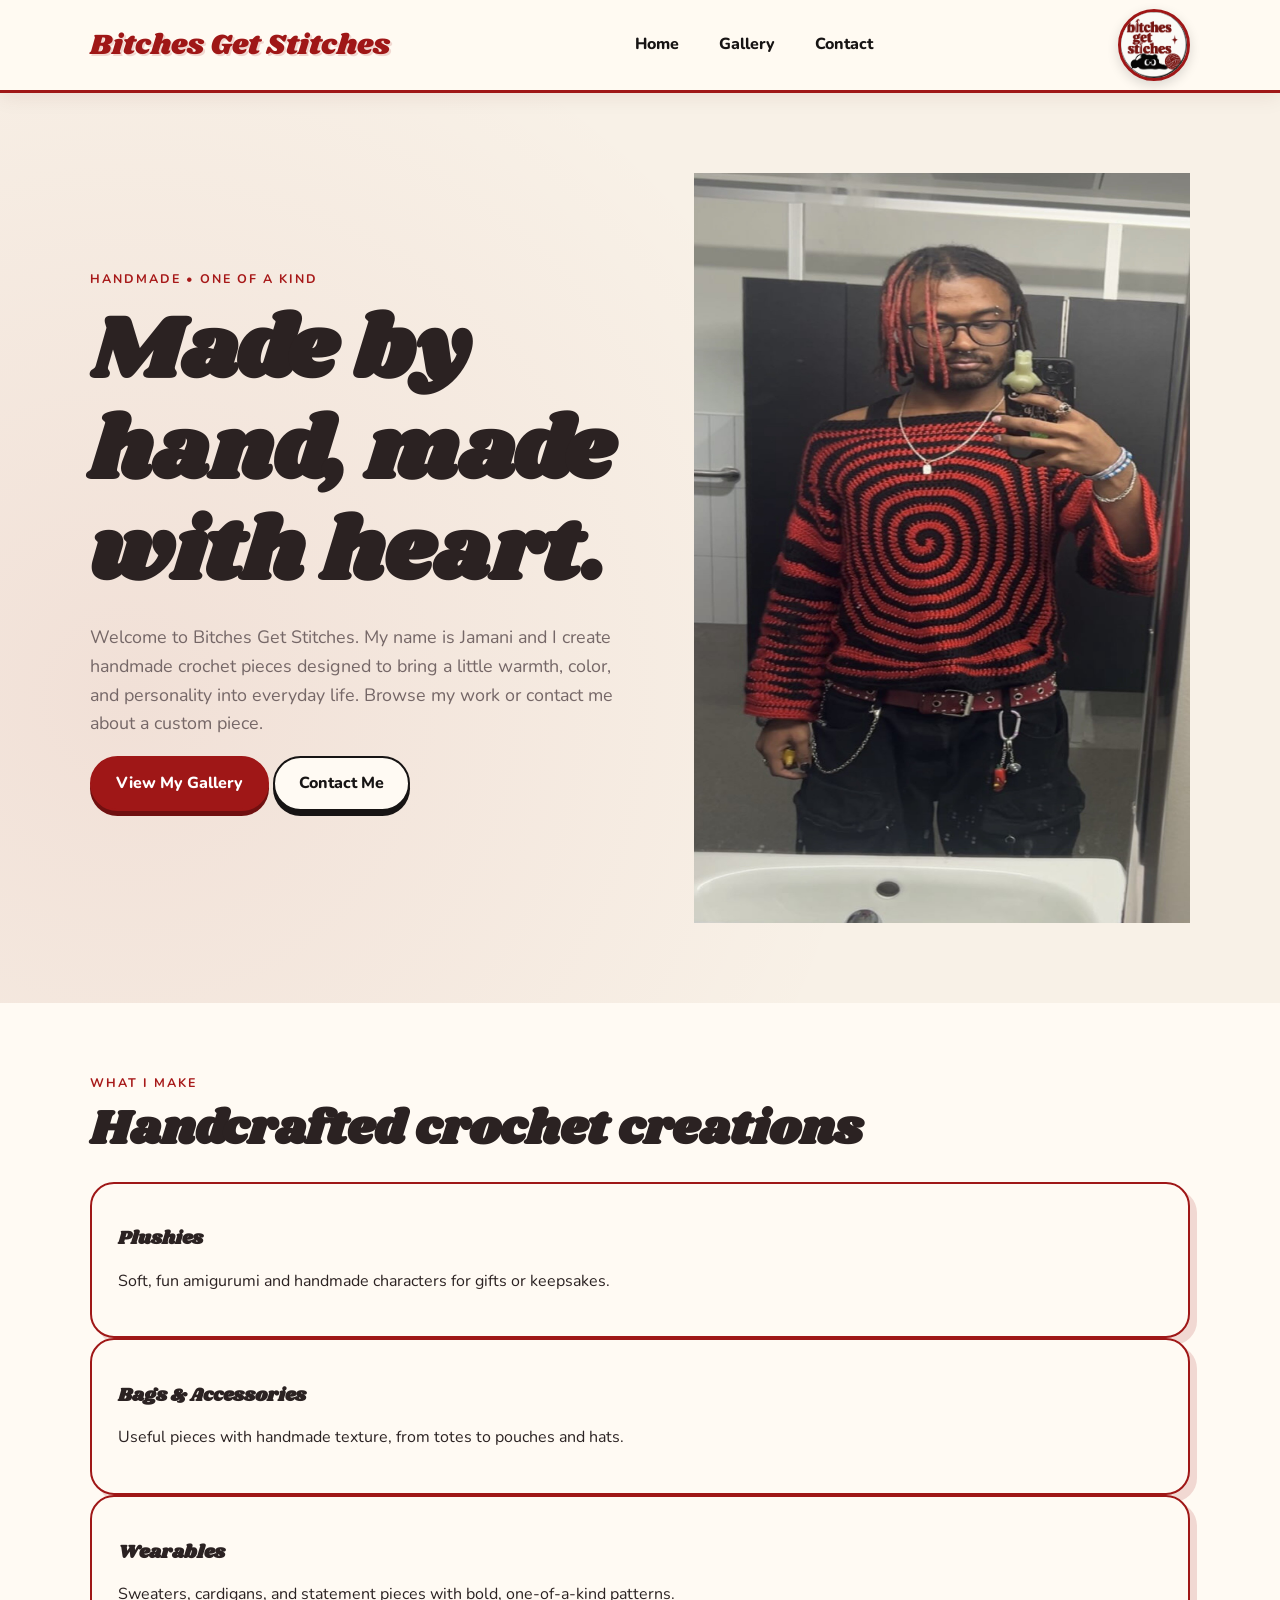
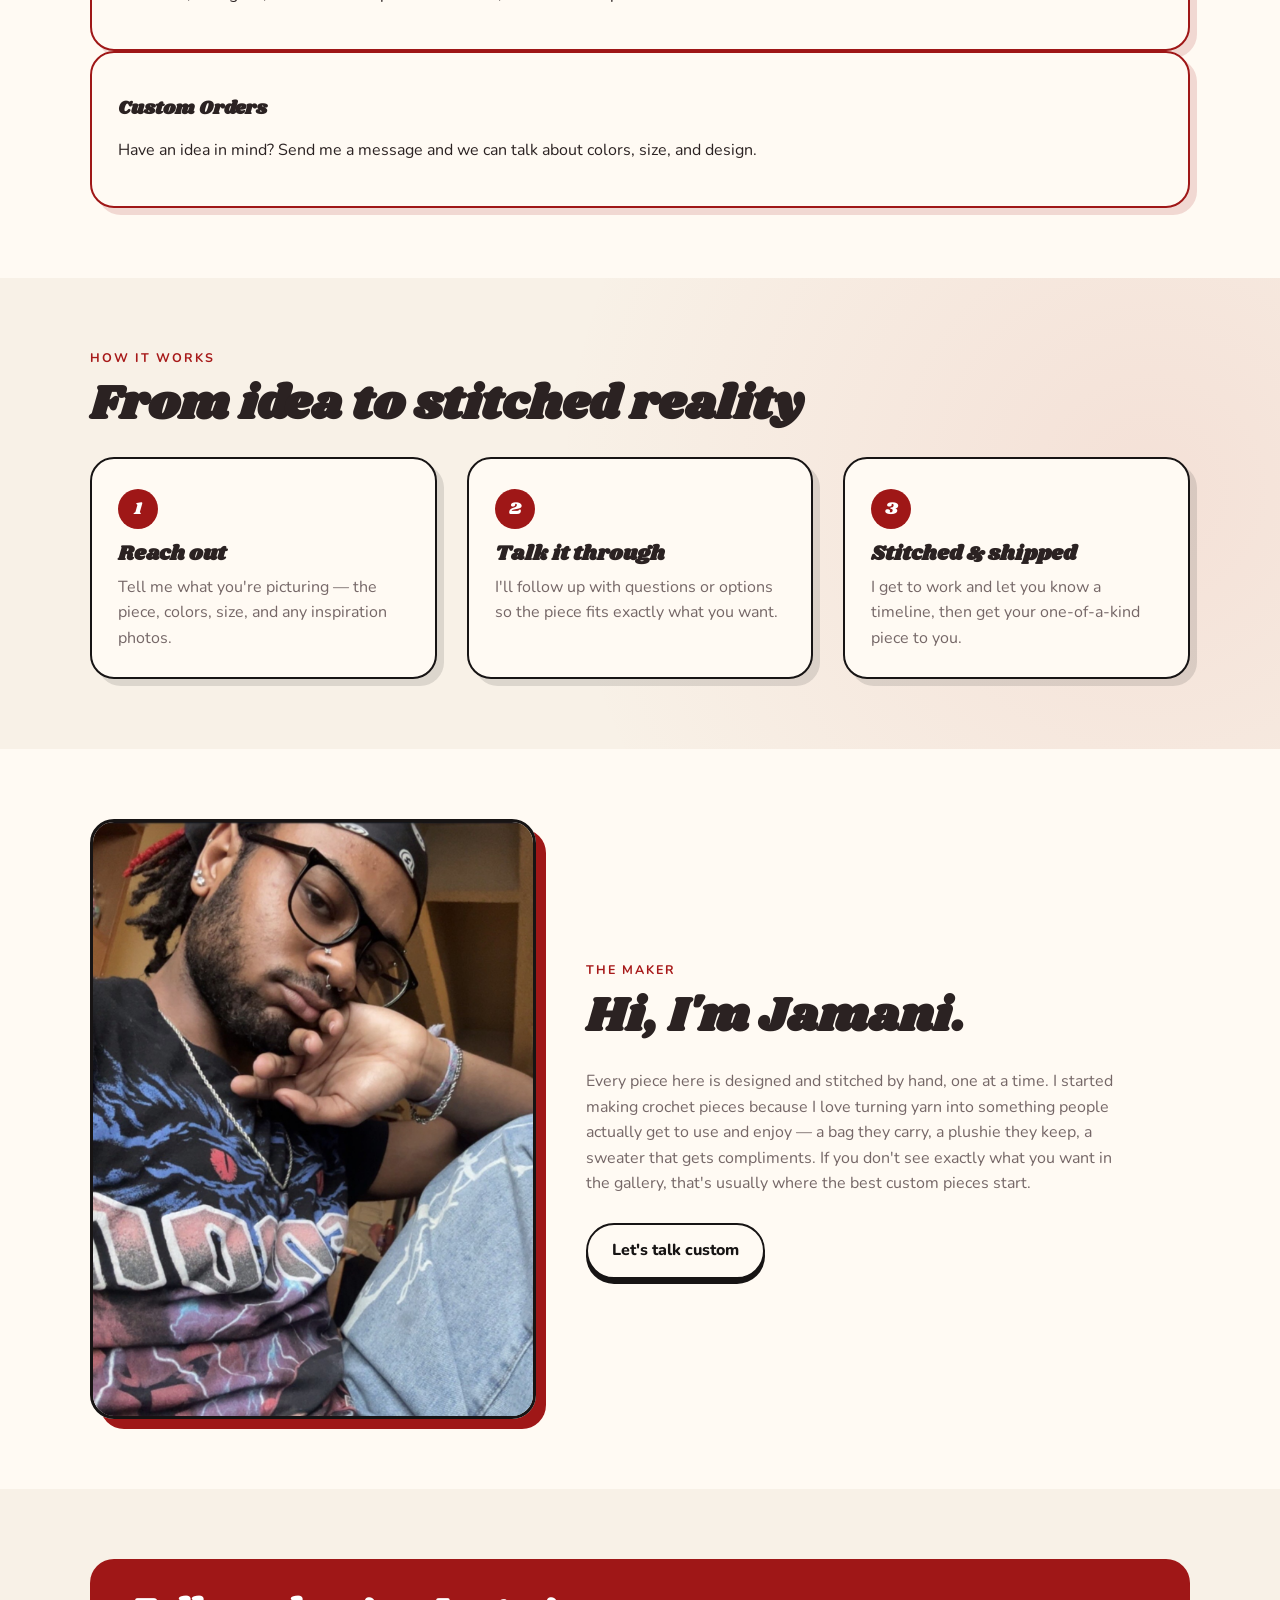
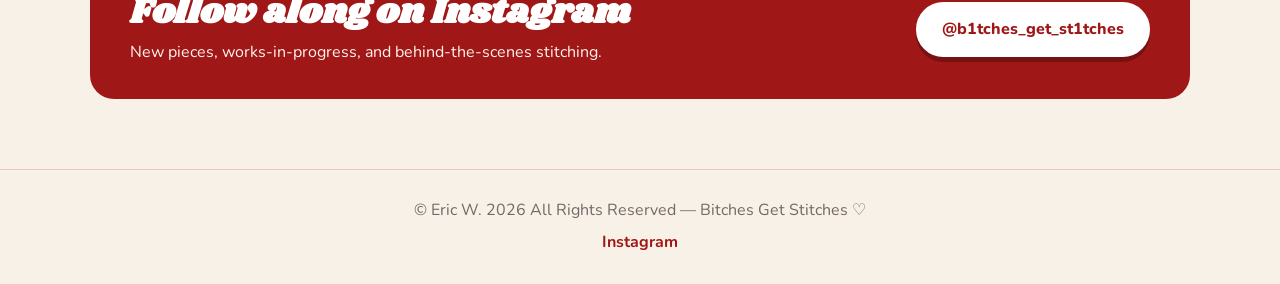
<file: index.html>
<!doctype html>
<html lang="en">
<head>
<meta charset="utf-8">
<meta name="viewport" content="width=device-width,initial-scale=1">
<title>Bitches Get Stitches | Handmade Crochet by Jamani</title>
<meta name="description" content="Handmade crochet plushies, bags, wearables, and custom pieces by Jamani. Browse the gallery or reach out about a custom order.">
<link rel="icon" href="image/log.jpeg">
<link rel="apple-touch-icon" href="image/log.jpeg">
<meta property="og:title" content="Bitches Get Stitches | Handmade Crochet">
<meta property="og:description" content="Handmade crochet plushies, bags, wearables, and custom pieces by Jamani.">
<meta property="og:image" content="image/log.jpeg">
<meta property="og:type" content="website">
<link rel="preconnect" href="https://fonts.googleapis.com">
<link rel="preconnect" href="https://fonts.gstatic.com" crossorigin>
<link href="https://fonts.googleapis.com/css2?family=Nunito:wght@400;600;700;800&family=Shrikhand&display=swap" rel="stylesheet">
<link rel="stylesheet" href="Stylesheet/styles.css">
<script type="application/ld+json">
{
  "@context": "https://schema.org",
  "@type": "LocalBusiness",
  "name": "Bitches Get Stitches",
  "description": "Handmade crochet plushies, bags, wearables, and custom pieces.",
  "image": "image/log.jpeg",
  "founder": { "@type": "Person", "name": "Jamani" },
  "sameAs": ["https://www.instagram.com/b1tches_get_stitches.pdx?obrf=MThtNDVwaHFsaWZueg%3D%3D"]
}
</script>
</head>
<body>
<header><div class="container nav">
<a class="brand" href="index.html">Bitches Get Stitches</a>
<nav><a href="index.html">Home</a><a href="gallery.html">Gallery</a><a href="contact.html">Contact</a></nav>
<img src="image/log.jpeg" alt="Bitches Get Stitches logo" class="header-logo" width="72" height="72">
</div></header>

<main>

<section class="hero"><div class="container hero-grid">
<div>
<div class="eyebrow">Handmade • One of a kind</div>
<h1>Made by hand, made with heart.</h1>
<p class="lead">Welcome to Bitches Get Stitches. My name is Jamani and I create handmade crochet pieces designed to bring a little warmth, color, and personality into everyday life. Browse my work or contact me about a custom piece.</p>
<p><a class="btn" href="gallery.html">View My Gallery</a> <a class="btn secondary" href="contact.html">Contact Me</a></p>
</div>
<img src="image/maniheroimage.jpeg" alt="Red and black spiral crochet sweater, modeled" class="hero-photo" width="600" height="750" loading="eager">
</div></section>

<section class="section alt"><div class="container">
<div class="eyebrow">What I make</div>
<h2>Handcrafted crochet creations</h2>
<div class="cards">
<div class="card"><h3>Plushies</h3><p>Soft, fun amigurumi and handmade characters for gifts or keepsakes.</p></div>
<div class="card"><h3>Bags & Accessories</h3><p>Useful pieces with handmade texture, from totes to pouches and hats.</p></div>
<div class="card"><h3>Wearables</h3><p>Sweaters, cardigans, and statement pieces with bold, one-of-a-kind patterns.</p></div>
<div class="card"><h3>Custom Orders</h3><p>Have an idea in mind? Send me a message and we can talk about colors, size, and design.</p></div>
</div>
</div></section>

<section class="section"><div class="container">
<div class="eyebrow">How it works</div>
<h2>From idea to stitched reality</h2>
<div class="process">
<div class="process-step"><h3>Reach out</h3><p>Tell me what you're picturing — the piece, colors, size, and any inspiration photos.</p></div>
<div class="process-step"><h3>Talk it through</h3><p>I'll follow up with questions or options so the piece fits exactly what you want.</p></div>
<div class="process-step"><h3>Stitched & shipped</h3><p>I get to work and let you know a timeline, then get your one-of-a-kind piece to you.</p></div>
</div>
</div></section>

<section class="section alt"><div class="container maker">
<img src="image/mani.jpeg" alt="Jamani, the maker behind Bitches Get Stitches" class="maker-photo" width="480" height="600" loading="lazy">
<div>
<div class="eyebrow">The maker</div>
<h2>Hi, I'm Jamani.</h2>
<p>Every piece here is designed and stitched by hand, one at a time. I started making crochet pieces because I love turning yarn into something people actually get to use and enjoy — a bag they carry, a plushie they keep, a sweater that gets compliments. If you don't see exactly what you want in the gallery, that's usually where the best custom pieces start.</p>
<a class="btn secondary" href="contact.html">Let's talk custom</a>
</div>
</div></section>

<section class="section"><div class="container insta-strip">
<div>
<h2>Follow along on Instagram</h2>
<p>New pieces, works-in-progress, and behind-the-scenes stitching.</p>
</div>
<a class="btn secondary" href="https://www.instagram.com/b1tches_get_stitches.pdx?obrf=MThtNDVwaHFsaWZueg%3D%3D" target="_blank" rel="noopener noreferrer">@b1tches_get_st1tches</a>
</div></section>

</main>
<footer><div class="container">
© Eric W. 2026 All Rights Reserved — Bitches Get Stitches ♡
<div class="footer-links"><a href="https://www.instagram.com/b1tches_get_stitches.pdx?obrf=MThtNDVwaHFsaWZueg%3D%3D" target="_blank" rel="noopener noreferrer">Instagram</a></div>
</div></footer>
</body>
</html>
</file>
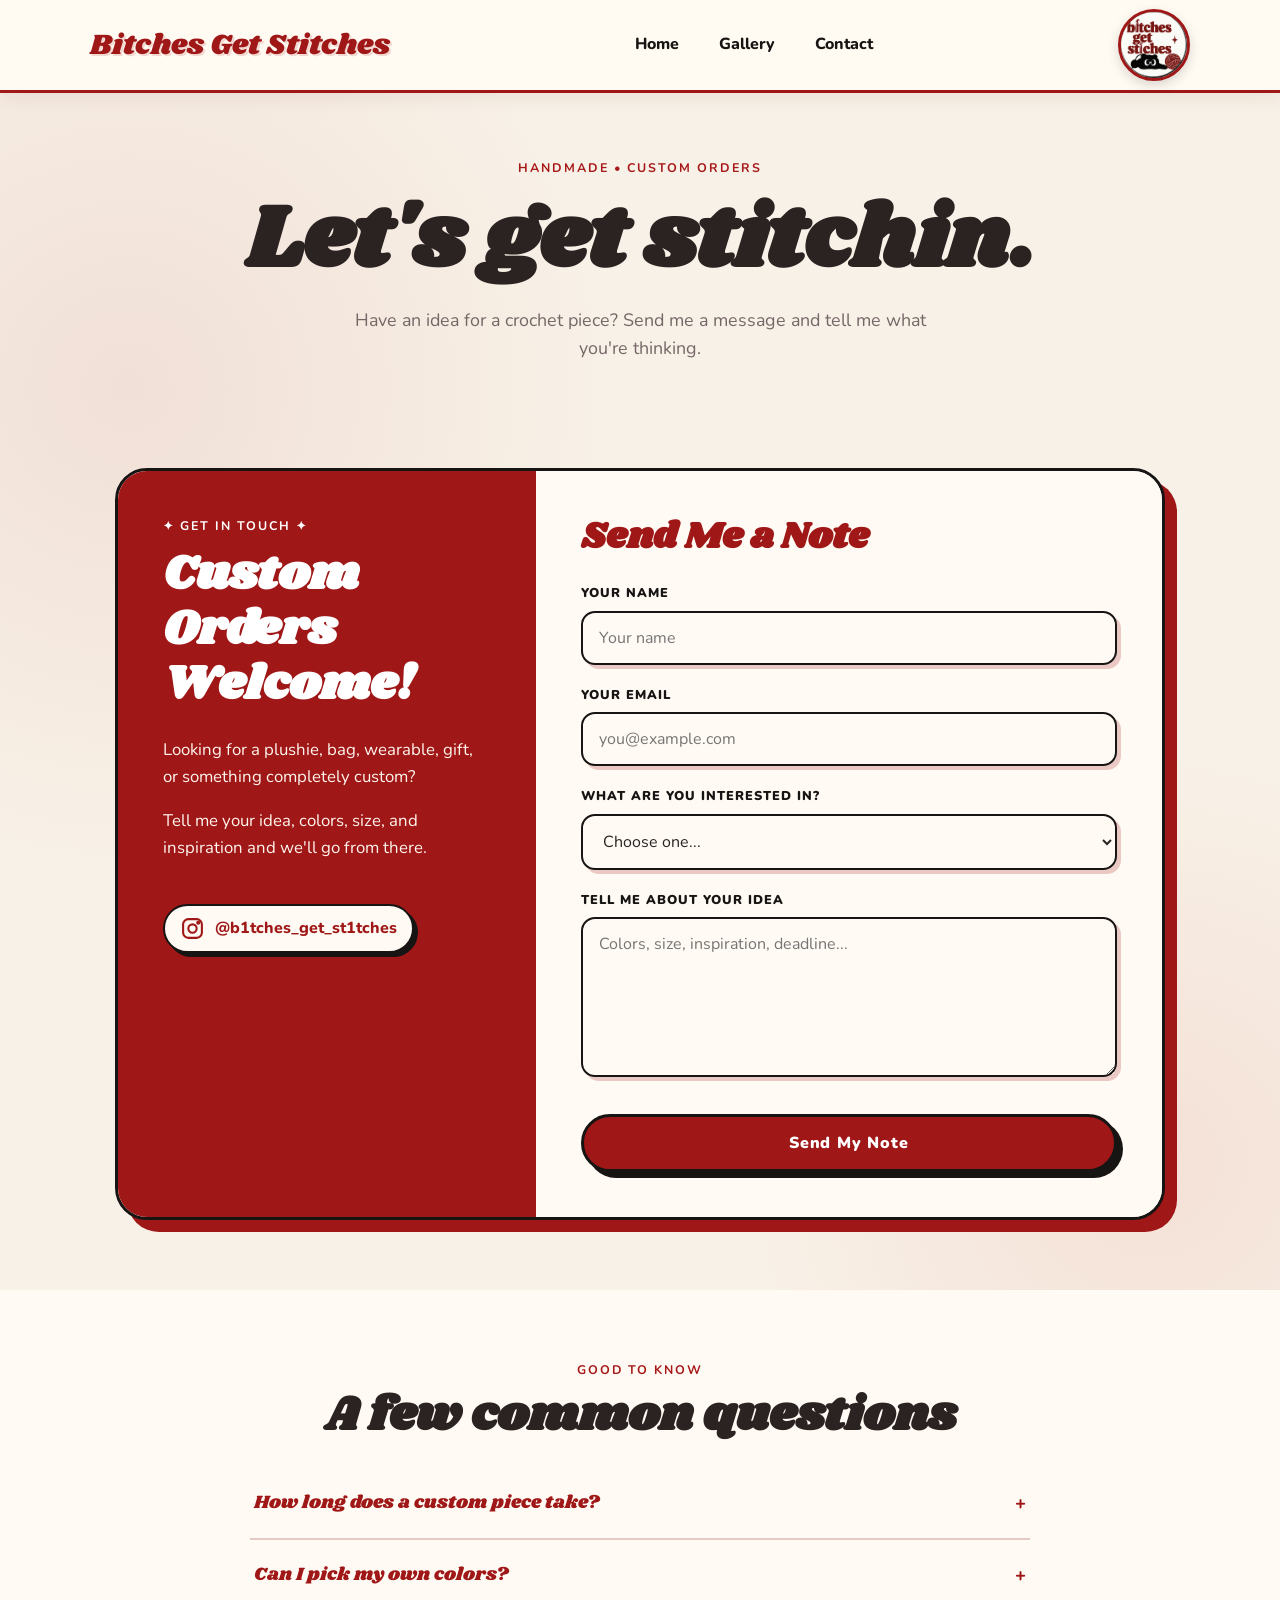
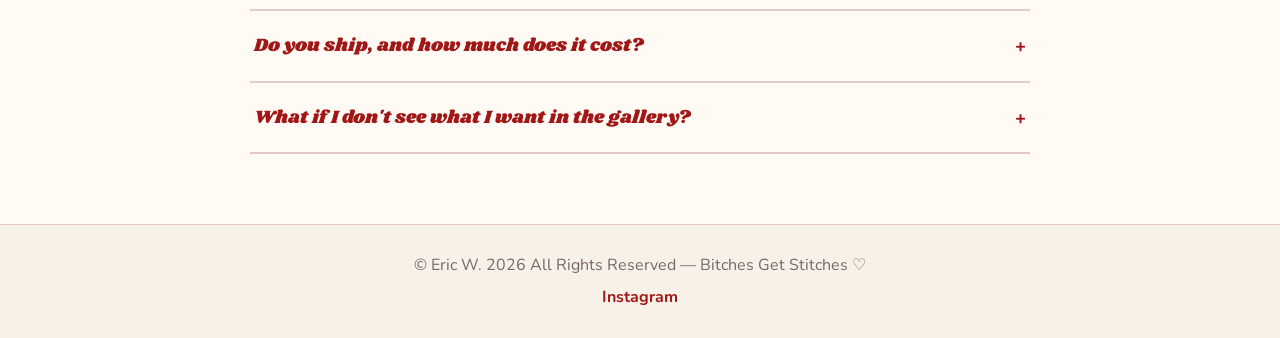
<file: contact.html>
<!doctype html>
<html lang="en">
<head>
<meta charset="utf-8">
<meta name="viewport" content="width=device-width, initial-scale=1">
<title>Contact | Bitches Get Stitches</title>
<meta name="description" content="Get in touch about a custom crochet order — plushies, bags, wearables, and more.">
<link rel="icon" href="image/log.jpeg">
<link rel="apple-touch-icon" href="image/log.jpeg">
<link rel="preconnect" href="https://fonts.googleapis.com">
<link rel="preconnect" href="https://fonts.gstatic.com" crossorigin>
<link href="https://fonts.googleapis.com/css2?family=Nunito:wght@400;600;700;800&family=Shrikhand&display=swap" rel="stylesheet">
<link rel="stylesheet" href="Stylesheet/styles.css">
</head>
<body>
  <header>
    <div class="container nav">
      <a class="brand" href="index.html">Bitches Get Stitches</a>
      <nav>
        <a href="index.html">Home</a>
        <a href="gallery.html">Gallery</a>
        <a href="contact.html">Contact</a>
      </nav>
      <img src="image/log.jpeg" alt="Bitches Get Stitches logo" class="header-logo" width="72" height="72">
    </div>
  </header>

  <main>
    <section class="page-head">
      <div class="container">
        <div class="eyebrow">Handmade • Custom Orders</div>
        <h1>Let's get stitchin.</h1>
        <p class="lead" style="margin: auto;">Have an idea for a crochet piece? Send me a message and tell me what you're thinking.</p>
      </div>
    </section>

    <section class="section">
      <div class="container contact-wrapper">
        <div class="contact-card">

          <div class="contact-intro">
            <div class="eyebrow">✦ GET IN TOUCH ✦</div>
            <h2>Custom Orders Welcome!</h2>
            <p>Looking for a plushie, bag, wearable, gift, or something completely custom?</p>
            <p>Tell me your idea, colors, size, and inspiration and we'll go from there.</p>

            <a href="https://www.instagram.com/b1tches_get_stitches.pdx?obrf=MThtNDVwaHFsaWZueg%3D%3D" target="_blank" rel="noopener noreferrer" class="instagram-contact">
              <svg viewBox="0 0 24 24" aria-hidden="true">
                <rect x="3" y="3" width="18" height="18" rx="5"></rect>
                <circle cx="12" cy="12" r="4"></circle>
                <circle cx="17.5" cy="6.5" r="1"></circle>
              </svg>
              @b1tches_get_st1tches
            </a>
          </div>

         <form action="https://api.web3forms.com/submit" method="POST" class="contact-form">
          <input type="hidden" name="access_key" value="21c11bdb-6550-4d78-96e6-ae7e23247823">
          <input type="hidden" name="redirect" value="https://web3forms.com/success">

            <h2>Send Me a Note</h2>

            <label for="name">Your Name</label>
            <input type="text" id="name" name="name" placeholder="Your name" required>

            <label for="email">Your Email</label>
            <input type="email" id="email" name="email" placeholder="you@example.com" required>

            <label for="order">What are you interested in?</label>
            <select id="order" name="order">
              <option value="">Choose one...</option>
              <option value="Plushie">Crochet Plushie</option>
              <option value="Bag">Bag or Accessory</option>
              <option value="Wearable">Wearable</option>
              <option value="Home">Home Decor</option>
              <option value="Gift">Custom Gift</option>
              <option value="Other">Something Else</option>
            </select>

            <label for="message">Tell Me About Your Idea</label>
            <textarea id="message" name="message" placeholder="Colors, size, inspiration, deadline..." required></textarea>

            <button type="submit" class="contact-button">Send My Note</button>
          </form>

        </div>
      </div>
    </section>

    <section class="section alt">
      <div class="container">
        <div class="eyebrow" style="text-align:center; display:block;">Good to know</div>
        <h2 style="text-align:center;">A few common questions</h2>
        <div class="faq">
          <details class="faq-item">
            <summary>How long does a custom piece take?</summary>
            <p>It depends on the piece and how many orders are ahead of yours. Once we talk through your idea, I'll give you an estimated timeline before you commit to anything.</p>
          </details>
          <details class="faq-item">
            <summary>Can I pick my own colors?</summary>
            <p>Yes. Most pieces in the gallery can be made in your choice of colors. Mention what you're picturing in your message and we'll work it out together.</p>
          </details>
          <details class="faq-item">
            <summary>Do you ship, and how much does it cost?</summary>
            <p>I can ship most pieces. Exact cost and pricing depend on the piece, size, and materials, so I'll confirm details with you directly once we've talked through your order.</p>
          </details>
          <details class="faq-item">
            <summary>What if I don't see what I want in the gallery?</summary>
            <p>That's exactly what custom orders are for. Send a message with your idea, even if it's just a rough sketch or a photo for inspiration.</p>
          </details>
        </div>
      </div>
    </section>
  </main>

  <footer>
    <div class="container">
      © Eric W. 2026 All Rights Reserved — Bitches Get Stitches ♡
      <div class="footer-links"><a href="https://www.instagram.com/b1tches_get_stitches.pdx?obrf=MThtNDVwaHFsaWZueg%3D%3D" target="_blank" rel="noopener noreferrer">Instagram</a></div>
    </div>
  </footer>

</body>
</html>
</file>
<file: Stylesheet/styles.css>
:root {
 
  --color-cream: #f8f1e7;
  --color-paper: #fffaf3;

  --color-red: #9f1717;
  --color-red-dark: #701010;
  --color-red-light: #d96b62;

  --color-black: #171414;
  --color-text: #2b2222;
  --color-muted: #756767;
  --color-border: #e6c9c3;

 
  --color-sage: #b94b43;
  --color-sage-dark: #701010;
  --color-clay: #a71919;

 --font-body: "Nunito", sans-serif;
--font-heading: "Shrikhand", cursive;

  --container-width: 1100px;
  --border-radius: 24px;
}





/* =========================================================
   2. RESET & BASE STYLES
   ========================================================= */

* {
  box-sizing: border-box;
}

html {
  scroll-behavior: smooth;
}

body {
  margin: 0;
  color: var(--color-text);
  font-family: var(--font-body);
  line-height: 1.6;

  background:
    radial-gradient(circle at 10% 20%, rgba(159, 23, 23, 0.08), transparent 25%),
    radial-gradient(circle at 90% 60%, rgba(217, 107, 98, 0.12), transparent 25%),
    #f8f1e7;
}

a {
  color: inherit;
}

img {
  display: block;
  max-width: 100%;
}


/* =========================================================
   3. LAYOUT HELPERS
   ========================================================= */

.container {
  width: min(var(--container-width), 90%);
  margin: 0 auto;
}

.section {
  padding: 70px 0;
}

.section.alt {
  background: var(--color-paper);
}

.page-head {
  padding: 65px 0 35px;
  text-align: center;
}


/* =========================================================
   4. TYPOGRAPHY
   ========================================================= */

h1,
h2,
h3 {
  font-family: var(--font-heading);
  line-height: 1.15;
}

h1 {
  margin: 0.15em 0;
  font-size: clamp(2.8rem, 7vw, 5.5rem);
}

h2 {
  margin: 0.2em 0 0.5em;
  font-size: clamp(2rem, 4vw, 3rem);
}

.lead {
  max-width: 620px;
  color: var(--color-muted);
  font-size: 1.12rem;
}

.eyebrow {
  color: var(--color-clay);
  font-size: 0.78rem;
  font-weight: bold;
  letter-spacing: 0.16em;
  text-transform: uppercase;
}

.note {
  color: var(--color-muted);
  font-size: 0.9rem;
}



/* =========================================================
   5. HEADER & NAVIGATION
   ========================================================= */

header {
  position: sticky;
  top: 0;
  z-index: 10;

  background: rgba(255, 250, 243, 0.96);

  border-bottom: 3px solid var(--color-red);

  box-shadow:
    0 4px 20px rgba(80, 20, 20, 0.08);
}


/* HEADER LAYOUT */

.nav {
  display: flex;
  min-height: 90px;

  align-items: center;
  justify-content: space-between;

  gap: 24px;
}


/* BUSINESS NAME */

.brand {
  display: flex;
  align-items: center;

  color: var(--color-red);

  font-family: "Shrikhand", cursive;
  font-size: 1.8rem;

  text-decoration: none;

  line-height: 1;

  text-shadow:
    2px 2px 0 rgba(159, 23, 23, 0.15);
}


/* NAVIGATION */

nav {
  display: flex;
  align-items: center;

  gap: 10px;
}


nav a {
  display: inline-block;

  padding: 9px 15px;

  color: var(--color-black);

  font-family: "Nunito", sans-serif;
  font-size: 1rem;
  font-weight: 800;

  text-decoration: none;

  border-radius: 999px;

  transition:
    background 0.2s ease,
    color 0.2s ease,
    transform 0.2s ease;
}


nav a:hover {
  background: var(--color-red);

  color: white;

  transform: translateY(-2px);
}


/* LOGO */

.header-logo {
  width: 72px;
  height: 72px;

  object-fit: cover;

  border: 3px solid var(--color-red);
  border-radius: 50%;

  box-shadow:
    0 4px 12px rgba(0, 0, 0, 0.15);
}

/* =========================================================
   6. BUTTONS
   ========================================================= */

.btn {
  display: inline-block;
  padding: 13px 24px;

  background: var(--color-red);
  border: 2px solid var(--color-red);
  border-radius: 999px;

  color: white;
  cursor: pointer;
  font-weight: 800;
  text-decoration: none;

  box-shadow: 0 5px 0 var(--color-red-dark);
  transition: 0.2s ease;
}

.btn:hover {
  background: var(--color-red-dark);
  transform: translateY(-2px);
}

.btn.secondary {
  background: var(--color-paper);
  border: 2px solid var(--color-black);
  color: var(--color-black);
  box-shadow: 0 5px 0 var(--color-black);
}

.btn.secondary:hover {
  background: var(--color-black);
  color: white;
}


/* =========================================================
   7. HOME / HERO
   ========================================================= */

.hero {
  padding: 80px 0;
}

.hero-grid {
  display: grid;
  grid-template-columns: 1.05fr 0.95fr;
  align-items: center;
  gap: 55px;
}

.hero-art {
  display: grid;
  min-height: 480px;
  place-items: center;
  padding: 40px;

  background:
    radial-gradient(circle at 18% 20%, #b52020 0 10%, transparent 11%),
    radial-gradient(circle at 82% 30%, #e29a91 0 14%, transparent 15%),
    radial-gradient(circle at 30% 82%, #171414 0 9%, transparent 10%),
    radial-gradient(circle at 75% 75%, #c94b42 0 13%, transparent 14%),
    #fff5eb;

  border: 3px solid var(--color-red);
  border-radius: 36px;
  box-shadow: 10px 10px 0 var(--color-black);
}


/* =========================================================
   8. CONTENT SECTIONS & CARDS
   ========================================================= */
.card {
  padding: 26px;

  background: var(--color-paper);
  border: 2px solid var(--color-red);
  border-radius: var(--border-radius);

  box-shadow: 7px 7px 0 rgba(159, 23, 23, 0.15);

  transition: 0.25s ease;
}

.card:hover {
  transform: translateY(-6px) rotate(-1deg);
  box-shadow: 10px 12px 0 rgba(159, 23, 23, 0.2);
}

.card:nth-child(even):hover {
  transform: translateY(-6px) rotate(1deg);
}


/* =========================================================
   9. GALLERY
   Portrait (4:5) graphics shown whole, no captions.
   ========================================================= */

.gallery {
  display: grid;
  grid-template-columns: repeat(4, 1fr);
  gap: 32px;
  padding: 30px 0 90px;
}

.gallery-item {
  position: relative;
  display: block;
  width: 100%;
  padding: 0;
  overflow: hidden;

  aspect-ratio: 4 / 5;

  background: var(--color-red);
  border: 3px solid var(--color-black);
  border-radius: 22px;

  box-shadow: 8px 8px 0 var(--color-black);
  cursor: zoom-in;
  font: inherit;

  transition: transform 0.3s ease, box-shadow 0.3s ease;
}

.gallery-item:nth-child(odd) {
  transform: rotate(-1deg);
}

.gallery-item:nth-child(even) {
  transform: rotate(1deg);
}

.gallery-item:hover,
.gallery-item:focus-visible {
  transform: translateY(-8px) rotate(0deg);
  box-shadow: 12px 12px 0 var(--color-red-light);
}

.gallery-photo {
  display: block;
  width: 100%;
  height: 100%;
  object-fit: contain;
}

@media (max-width: 960px) {
  .gallery {
    grid-template-columns: repeat(2, 1fr);
    gap: 28px;
  }
}

@media (max-width: 520px) {
  .gallery {
    grid-template-columns: 1fr;
    max-width: 380px;
  }
}

/* =========================================================
   10. CONTACT FORM
   ========================================================= */


.contact-wrapper {
  max-width: 1050px;
}


/* BIG OUTER CONTACT CARD */

.contact-card {
  display: grid;
  grid-template-columns: 0.8fr 1.2fr;

  overflow: hidden;

  background: var(--color-paper);

  border: 3px solid var(--color-black);
  border-radius: 32px;

  box-shadow: 12px 12px 0 var(--color-red);
}


/* =========================================================
   LEFT SIDE
   ========================================================= */

.contact-intro {
  padding: 45px;

  background: var(--color-red);
  color: white;
}

.contact-intro .eyebrow {
  color: white;
}

.contact-intro h2 {
  color: white;

  margin-top: 12px;

  font-size: clamp(2rem, 4vw, 3rem);
}

.contact-intro p {
  color: #fff5ed;

  font-size: 1.05rem;
}


/* INSTAGRAM */

.instagram-contact {
  display: inline-flex;
  align-items: center;
  gap: 10px;

  margin-top: 25px;
  padding: 10px 15px;

  background: var(--color-paper);
  color: var(--color-red);

  border: 2px solid var(--color-black);
  border-radius: 999px;

  font-weight: 800;
  text-decoration: none;

  box-shadow: 4px 4px 0 var(--color-black);

  transition: 0.2s ease;
}


.instagram-contact svg {
  width: 25px;
  height: 25px;

  fill: none;
  stroke: currentColor;
  stroke-width: 2;
}


.instagram-contact:hover {
  transform: translateY(-3px);

  box-shadow: 6px 6px 0 var(--color-black);
}


/* =========================================================
   FORM SIDE
   ========================================================= */

.contact-form {
  margin: 0;

  padding: 45px;

  background: var(--color-paper);

  border: 0;
  border-radius: 0;

  box-shadow: none;
}


/* FORM HEADING */

.contact-form h2 {
  margin: 0 0 25px;

  color: var(--color-red);

  font-family: var(--font-heading);

  font-size: 2.3rem;
}


/* LABELS */

.contact-form label {
  display: block;

  margin: 20px 0 7px;

  color: var(--color-black);

  font-size: 0.8rem;
  font-weight: 900;

  letter-spacing: 0.08em;
  text-transform: uppercase;
}


/* INPUTS */

.contact-form input,
.contact-form select,
.contact-form textarea {
  width: 100%;

  padding: 14px 16px;

  background: #fffaf3;

  border: 2px solid var(--color-black);
  border-radius: 14px;

  color: var(--color-text);

  font-family: var(--font-body);
  font-size: 1rem;

  outline: none;

  box-shadow: 4px 4px 0 rgba(159, 23, 23, 0.22);

  transition: 0.2s ease;
}


/* WHEN FIELD IS CLICKED */

.contact-form input:focus,
.contact-form select:focus,
.contact-form textarea:focus {
  border-color: var(--color-red);

  transform: translateY(-2px);

  box-shadow: 5px 5px 0 var(--color-red);
}


/* MESSAGE BOX */

.contact-form textarea {
  min-height: 160px;

  resize: vertical;
}


/* =========================================================
   SEND BUTTON
   ========================================================= */

.contact-button {
  width: 100%;

  margin-top: 28px;
  padding: 15px 20px;

  background: var(--color-red);
  color: white;

  border: 3px solid var(--color-black);
  border-radius: 999px;

  font-family: var(--font-body);
  font-size: 1rem;
  font-weight: 900;

  letter-spacing: 0.05em;

  cursor: pointer;

  box-shadow: 6px 6px 0 var(--color-black);

  transition: 0.2s ease;
}


.contact-button:hover {
  background: var(--color-red-dark);

  transform: translate(-2px, -2px);

  box-shadow: 8px 8px 0 var(--color-black);
}


.contact-button:active {
  transform: translate(3px, 3px);

  box-shadow: 2px 2px 0 var(--color-black);
}


/* =========================================================
   MOBILE
   ========================================================= */

@media (max-width: 760px) {

  .contact-card {
    grid-template-columns: 1fr;

    box-shadow: 7px 7px 0 var(--color-red);
  }

  .contact-intro {
    padding: 30px 25px;
  }

  .contact-form {
    padding: 30px 25px;
  }

}

/* =========================================================
   10b. PROCESS / HOW IT WORKS
   ========================================================= */

.process {
  display: grid;
  grid-template-columns: repeat(3, 1fr);
  gap: 30px;
  counter-reset: step;
}

.process-step {
  position: relative;
  padding: 30px 26px 26px;

  background: var(--color-paper);
  border: 2px solid var(--color-black);
  border-radius: var(--border-radius);
  box-shadow: 7px 7px 0 rgba(23, 20, 20, 0.12);
}

.process-step::before {
  counter-increment: step;
  content: counter(step);

  display: grid;
  place-items: center;
  width: 40px;
  height: 40px;
  margin-bottom: 14px;

  background: var(--color-red);
  color: white;
  font-family: var(--font-heading);
  font-size: 1.1rem;
  border-radius: 50%;
}

.process-step h3 {
  margin: 0 0 8px;
  font-size: 1.3rem;
}

.process-step p {
  margin: 0;
  color: var(--color-muted);
}

/* =========================================================
   10c. MAKER / ABOUT BAND
   ========================================================= */

.maker {
  display: grid;
  grid-template-columns: 0.85fr 1.15fr;
  gap: 50px;
  align-items: center;
}

.maker-photo {
  width: 100%;
  aspect-ratio: 4 / 5;
  object-fit: cover;

  border: 3px solid var(--color-black);
  border-radius: var(--border-radius);
  box-shadow: 10px 10px 0 var(--color-red);
}

.maker h2 {
  margin-top: 0.2em;
}

.maker p {
  color: var(--color-muted);
  max-width: 54ch;
}

.maker .btn {
  margin-top: 10px;
}

/* =========================================================
   10d. INSTAGRAM CALLOUT STRIP
   ========================================================= */

.insta-strip {
  display: flex;
  flex-wrap: wrap;
  align-items: center;
  justify-content: space-between;
  gap: 18px;

  padding: 34px 40px;

  background: var(--color-red);
  color: white;
  border-radius: var(--border-radius);
}

.insta-strip h2 {
  margin: 0;
  color: white;
  font-size: clamp(1.6rem, 3vw, 2.2rem);
}

.insta-strip p {
  margin: 6px 0 0;
  color: #fff5ed;
}

.insta-strip .btn.secondary {
  background: white;
  border-color: white;
  color: var(--color-red);
  box-shadow: 0 5px 0 rgba(0, 0, 0, 0.25);
  white-space: nowrap;
}

.insta-strip .btn.secondary:hover {
  background: var(--color-black);
  border-color: var(--color-black);
  color: white;
}

/* =========================================================
   9b. GALLERY FILTERS + LIGHTBOX
   ========================================================= */

.gallery-filters {
  display: flex;
  flex-wrap: wrap;
  justify-content: center;
  gap: 10px;
  padding: 30px 0 0;
}

.filter-btn {
  padding: 9px 18px;

  background: var(--color-paper);
  border: 2px solid var(--color-black);
  border-radius: 999px;

  color: var(--color-black);
  font-family: var(--font-body);
  font-weight: 800;
  font-size: 0.9rem;
  cursor: pointer;

  transition: 0.2s ease;
}

.filter-btn:hover {
  transform: translateY(-2px);
}

.filter-btn.active {
  background: var(--color-red);
  border-color: var(--color-red);
  color: white;
}

.gallery-item.is-hidden {
  display: none;
}

.lightbox {
  position: fixed;
  inset: 0;
  z-index: 100;

  display: none;
  place-items: center;
  padding: 30px 80px;

  background: rgba(23, 20, 20, 0.9);
}

.lightbox.is-open {
  display: grid;
}

.lightbox img {
  max-width: min(90vw, 640px);
  max-height: 88vh;
  object-fit: contain;

  border: 3px solid white;
  border-radius: 18px;
}

.lightbox-close,
.lightbox-nav {
  position: absolute;

  display: grid;
  place-items: center;
  width: 46px;
  height: 46px;
  padding: 0;

  background: white;
  border: 2px solid var(--color-black);
  border-radius: 50%;
  box-shadow: 3px 3px 0 var(--color-red);

  color: var(--color-black);
  font-family: var(--font-body);
  font-weight: 800;
  line-height: 1;
  cursor: pointer;

  transition: transform 0.2s ease, background 0.2s ease, color 0.2s ease;
}

.lightbox-close {
  top: 22px;
  right: 28px;
  font-size: 1.5rem;
}

.lightbox-nav {
  top: 50%;
  margin-top: -23px;
  font-size: 2rem;
  padding-bottom: 4px;
}

.lightbox-nav.prev { left: 20px; }
.lightbox-nav.next { right: 20px; }

.lightbox-nav[hidden] {
  display: none;
}

.lightbox-close:hover,
.lightbox-nav:hover {
  background: var(--color-red);
  color: white;
  transform: scale(1.08);
}

@media (max-width: 600px) {
  .lightbox {
    padding: 70px 12px;
  }

  .lightbox img {
    max-width: 94vw;
    max-height: 78vh;
  }

  .lightbox-nav {
    top: auto;
    bottom: 18px;
    margin-top: 0;
  }

  .lightbox-nav.prev { left: calc(50% - 60px); }
  .lightbox-nav.next { right: calc(50% - 60px); }
}

/* =========================================================
   10e. FAQ / CARE ACCORDION
   ========================================================= */

.faq {
  max-width: 780px;
  margin: 0 auto;
}

.faq-item {
  border-bottom: 2px solid var(--color-border);
}

.faq-item summary {
  padding: 20px 4px;

  font-family: var(--font-heading);
  font-size: 1.15rem;
  color: var(--color-red);
  cursor: pointer;

  list-style: none;
}

.faq-item summary::-webkit-details-marker {
  display: none;
}

.faq-item summary::after {
  content: "+";
  float: right;
  font-family: var(--font-body);
  font-weight: 800;
}

.faq-item[open] summary::after {
  content: "\2212";
}

.faq-item p {
  margin: 0 0 20px;
  color: var(--color-muted);
}

/* =========================================================
   11. FOOTER
   ========================================================= */

footer {
  padding: 28px 0;

  border-top: 1px solid var(--color-border);
  color: var(--color-muted);
  text-align: center;
}

.footer-links {
  margin-top: 6px;
}

.footer-links a {
  color: var(--color-red);
  font-weight: 700;
  text-decoration: none;
}

.footer-links a:hover {
  text-decoration: underline;
}


/* =========================================================
   12. RESPONSIVE STYLES
   Styles below apply to tablets and smaller screens.
   ========================================================= */

@media (max-width: 760px) {
  .hero {
    padding: 45px 0;
  }

  .hero-grid,
  .contact-grid {
    grid-template-columns: 1fr;
  }

  .hero-art {
    min-height: 300px;
  }

  .cards {
    grid-template-columns: 1fr;
  }

  .nav {
    flex-direction: column;
    padding: 14px 0;
  }

  nav {
    flex-wrap: wrap;
    justify-content: center;
    gap: 14px;
  }

  .process,
  .maker {
    grid-template-columns: 1fr;
  }

  .maker-photo {
    max-width: 320px;
    margin: 0 auto;
  }

  .insta-strip {
    flex-direction: column;
    text-align: center;
    padding: 30px 26px;
  }
}

/* =========================================================
   13. ACCESSIBILITY & MOTION
   ========================================================= */

a:focus-visible,
button:focus-visible,
.filter-btn:focus-visible,
input:focus-visible,
select:focus-visible,
textarea:focus-visible {
  outline: 3px solid var(--color-red);
  outline-offset: 2px;
}

@media (prefers-reduced-motion: reduce) {
  * {
    animation-duration: 0.01ms !important;
    transition-duration: 0.01ms !important;
    scroll-behavior: auto !important;
  }
}
</file>
